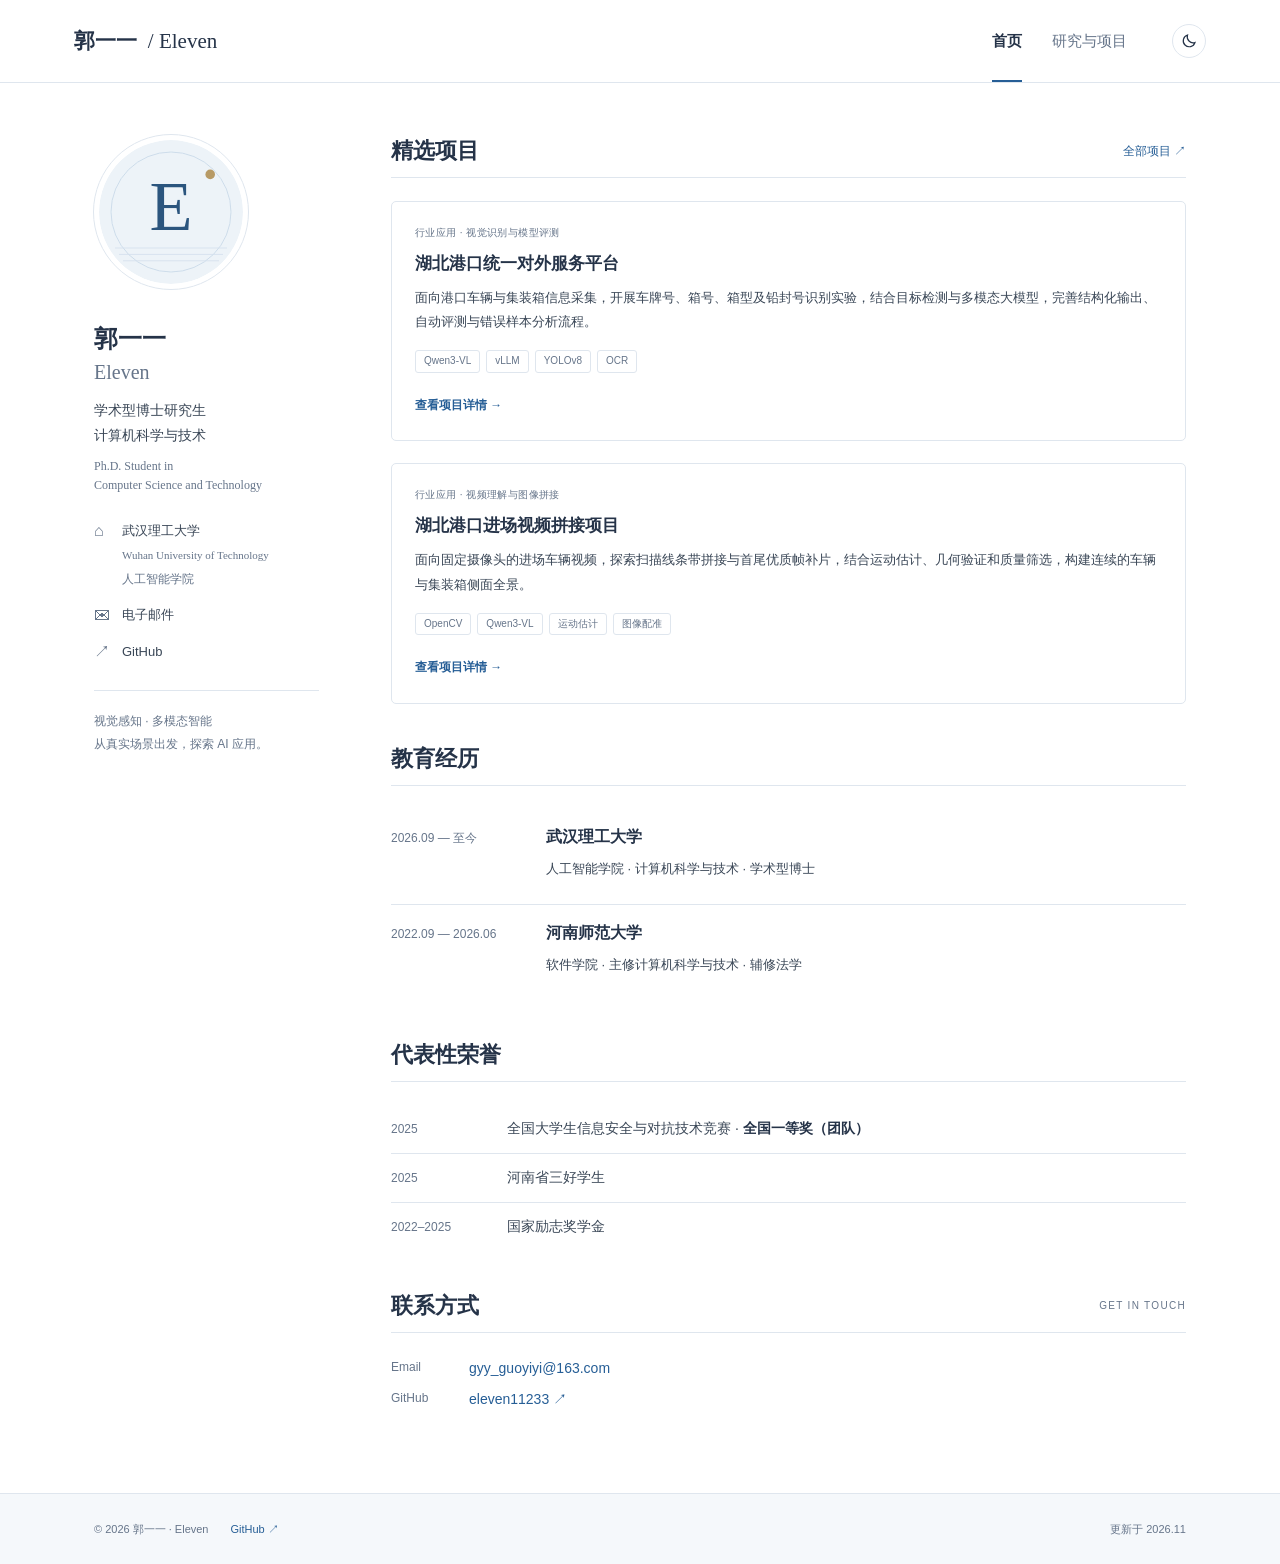
<file: index.html>
<!doctype html>
<html lang="zh-CN"><head><meta charset="utf-8"><meta name="viewport" content="width=device-width,initial-scale=1"><meta name="description" content="郭一一 Eleven，武汉理工大学人工智能学院计算机科学与技术学术型博士研究生。"><meta name="color-scheme" content="light dark"><title>首页 · 郭一一 Eleven</title><link rel="icon" href="avatar.svg" type="image/svg+xml"><script src="site.js"></script><link rel="stylesheet" href="style.css"></head>
<body><a class="skip-link" href="#content">跳转到正文</a><header class="masthead"><div class="masthead-inner"><a class="brand" href="index.html">郭一一 <span>/ Eleven</span></a><nav aria-label="主导航"><a href="index.html" aria-current="page">首页</a><a href="research/index.html">研究与项目</a></nav><button class="theme-toggle" type="button" aria-label="切换深色模式" aria-pressed="false"><svg width="18" height="18" viewBox="0 0 24 24" fill="none" stroke="currentColor" stroke-width="1.6" aria-hidden="true"><path d="M20 14a8 8 0 0 1-10-10 8 8 0 1 0 10 10Z"/></svg></button></div></header>
<div class="layout"><aside class="profile" aria-label="个人信息"><a href="index.html" class="avatar-link" aria-label="Eleven 首页"><img class="avatar" src="avatar.svg" width="154" height="154" alt="Eleven 的 E 字母头像"></a><div class="identity"><h2>郭一一 <span>Eleven</span></h2><p class="degree">学术型博士研究生<br>计算机科学与技术</p><p class="english-degree">Ph.D. Student in<br>Computer Science and Technology</p></div><div class="profile-links"><p><span class="link-symbol" aria-hidden="true">⌂</span><span class="school-name">武汉理工大学<span class="school-en" lang="en">Wuhan University of Technology</span><small>人工智能学院</small></span></p><a href="mailto:gyy_guoyiyi@163.com"><span class="link-symbol" aria-hidden="true">✉</span>电子邮件</a><a href="https://github.com/eleven11233"><span class="link-symbol" aria-hidden="true">↗</span>GitHub</a></div><div class="profile-note">视觉感知 · 多模态智能<br>从真实场景出发，探索 AI 应用。</div></aside>
<main id="content" tabindex="-1"><h1 class="sr-only">郭一一 Eleven 个人主页</h1>
<section aria-labelledby="selected"><div class="section-heading"><h2 id="selected">精选项目</h2><a href="research/index.html">全部项目 ↗</a></div><article class="project-card"><div class="project-body"><p class="eyebrow">行业应用 · 视觉识别与模型评测</p><h3><a href="research/port-vision/index.html">湖北港口统一对外服务平台</a></h3><p>面向港口车辆与集装箱信息采集，开展车牌号、箱号、箱型及铅封号识别实验，结合目标检测与多模态大模型，完善结构化输出、自动评测与错误样本分析流程。</p><ul class="tags" aria-label="技术关键词"><li>Qwen3-VL</li><li>vLLM</li><li>YOLOv8</li><li>OCR</li></ul><a class="text-link" href="research/port-vision/index.html">查看项目详情 →</a></div></article><article class="project-card"><div class="project-body"><p class="eyebrow">行业应用 · 视频理解与图像拼接</p><h3><a href="research/port-stitching/index.html">湖北港口进场视频拼接项目</a></h3><p>面向固定摄像头的进场车辆视频，探索扫描线条带拼接与首尾优质帧补片，结合运动估计、几何验证和质量筛选，构建连续的车辆与集装箱侧面全景。</p><ul class="tags" aria-label="技术关键词"><li>OpenCV</li><li>Qwen3-VL</li><li>运动估计</li><li>图像配准</li></ul><a class="text-link" href="research/port-stitching/index.html">查看项目详情 →</a></div></article></section>
<section aria-labelledby="education"><div class="section-heading"><h2 id="education">教育经历</h2></div><div class="education-row"><span class="date">2026.09 — 至今</span><div><h3>武汉理工大学</h3><p>人工智能学院 · 计算机科学与技术 · 学术型博士</p></div></div><div class="education-row"><span class="date">2022.09 — 2026.06</span><div><h3>河南师范大学</h3><p>软件学院 · 主修计算机科学与技术 · 辅修法学</p></div></div></section>
<section aria-labelledby="awards"><div class="section-heading"><h2 id="awards">代表性荣誉</h2></div><ul class="award-list"><li><span class="award-year">2025</span><span>全国大学生信息安全与对抗技术竞赛 · <strong>全国一等奖（团队）</strong></span></li><li><span class="award-year">2025</span><span>河南省三好学生</span></li><li><span class="award-year">2022–2025</span><span>国家励志奖学金</span></li></ul></section>
<section id="contact"><div class="section-heading"><h2>联系方式</h2><span>GET IN TOUCH</span></div><p class="contact-line"><span>Email</span><a href="mailto:gyy_guoyiyi@163.com">gyy_guoyiyi@163.com</a></p><p class="contact-line"><span>GitHub</span><a href="https://github.com/eleven11233">eleven11233 ↗</a></p></section></main></div><footer class="site-footer"><div><span>© 2026 郭一一 · Eleven</span><a href="https://github.com/eleven11233">GitHub ↗</a><span class="updated">更新于 2026.11</span></div></footer></body></html>
</file>
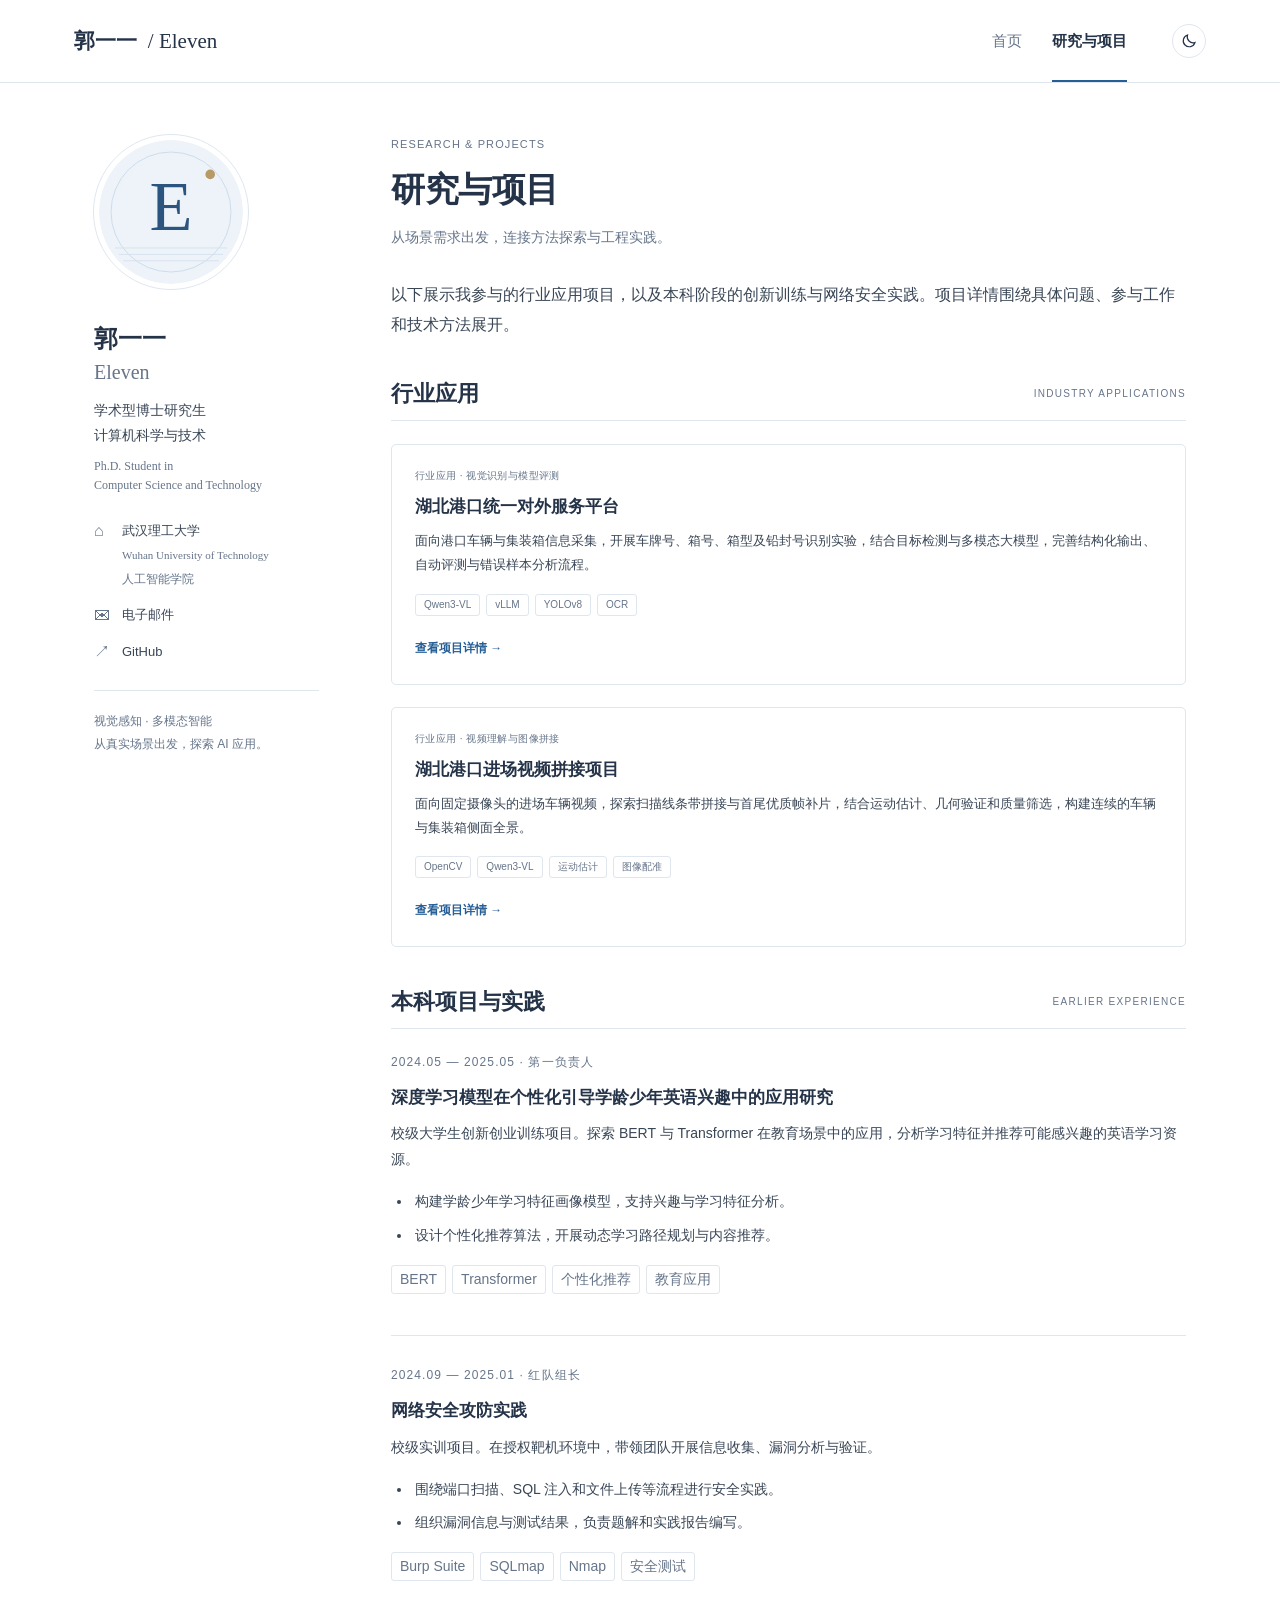
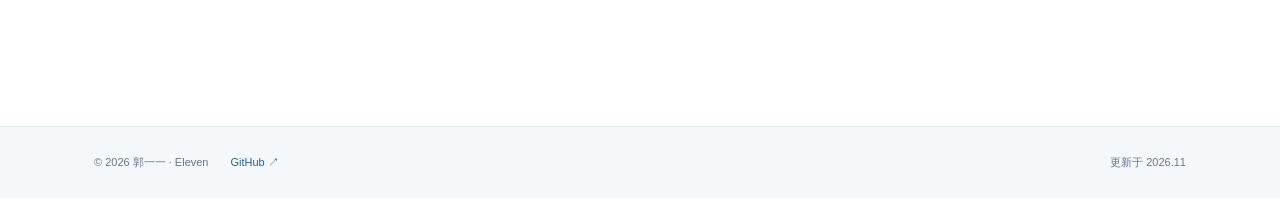
<file: research/index.html>
<!doctype html>
<html lang="zh-CN"><head><meta charset="utf-8"><meta name="viewport" content="width=device-width,initial-scale=1"><meta name="description" content="郭一一 Eleven，武汉理工大学人工智能学院计算机科学与技术学术型博士研究生。"><meta name="color-scheme" content="light dark"><title>研究与项目 · 郭一一 Eleven</title><link rel="icon" href="../avatar.svg" type="image/svg+xml"><script src="../site.js"></script><link rel="stylesheet" href="../style.css"></head>
<body><a class="skip-link" href="#content">跳转到正文</a><header class="masthead"><div class="masthead-inner"><a class="brand" href="../index.html">郭一一 <span>/ Eleven</span></a><nav aria-label="主导航"><a href="../index.html">首页</a><a href="../research/index.html" aria-current="page">研究与项目</a></nav><button class="theme-toggle" type="button" aria-label="切换深色模式" aria-pressed="false"><svg width="18" height="18" viewBox="0 0 24 24" fill="none" stroke="currentColor" stroke-width="1.6" aria-hidden="true"><path d="M20 14a8 8 0 0 1-10-10 8 8 0 1 0 10 10Z"/></svg></button></div></header>
<div class="layout"><aside class="profile" aria-label="个人信息"><a href="../index.html" class="avatar-link" aria-label="Eleven 首页"><img class="avatar" src="../avatar.svg" width="154" height="154" alt="Eleven 的 E 字母头像"></a><div class="identity"><h2>郭一一 <span>Eleven</span></h2><p class="degree">学术型博士研究生<br>计算机科学与技术</p><p class="english-degree">Ph.D. Student in<br>Computer Science and Technology</p></div><div class="profile-links"><p><span class="link-symbol" aria-hidden="true">⌂</span><span class="school-name">武汉理工大学<span class="school-en" lang="en">Wuhan University of Technology</span><small>人工智能学院</small></span></p><a href="mailto:gyy_guoyiyi@163.com"><span class="link-symbol" aria-hidden="true">✉</span>电子邮件</a><a href="https://github.com/eleven11233"><span class="link-symbol" aria-hidden="true">↗</span>GitHub</a></div><div class="profile-note">视觉感知 · 多模态智能<br>从真实场景出发，探索 AI 应用。</div></aside>
<main id="content" tabindex="-1"><div class="page-heading"><p class="eyebrow">RESEARCH & PROJECTS</p><h1>研究与项目</h1><p class="page-subtitle">从场景需求出发，连接方法探索与工程实践。</p></div><p>以下展示我参与的行业应用项目，以及本科阶段的创新训练与网络安全实践。项目详情围绕具体问题、参与工作和技术方法展开。</p><section><div class="section-heading"><h2>行业应用</h2><span>INDUSTRY APPLICATIONS</span></div><article class="project-card"><div class="project-body"><p class="eyebrow">行业应用 · 视觉识别与模型评测</p><h3><a href="../research/port-vision/index.html">湖北港口统一对外服务平台</a></h3><p>面向港口车辆与集装箱信息采集，开展车牌号、箱号、箱型及铅封号识别实验，结合目标检测与多模态大模型，完善结构化输出、自动评测与错误样本分析流程。</p><ul class="tags" aria-label="技术关键词"><li>Qwen3-VL</li><li>vLLM</li><li>YOLOv8</li><li>OCR</li></ul><a class="text-link" href="../research/port-vision/index.html">查看项目详情 →</a></div></article><article class="project-card"><div class="project-body"><p class="eyebrow">行业应用 · 视频理解与图像拼接</p><h3><a href="../research/port-stitching/index.html">湖北港口进场视频拼接项目</a></h3><p>面向固定摄像头的进场车辆视频，探索扫描线条带拼接与首尾优质帧补片，结合运动估计、几何验证和质量筛选，构建连续的车辆与集装箱侧面全景。</p><ul class="tags" aria-label="技术关键词"><li>OpenCV</li><li>Qwen3-VL</li><li>运动估计</li><li>图像配准</li></ul><a class="text-link" href="../research/port-stitching/index.html">查看项目详情 →</a></div></article></section><section><div class="section-heading"><h2>本科项目与实践</h2><span>EARLIER EXPERIENCE</span></div><article class="experience"><p class="eyebrow">2024.05 — 2025.05 · 第一负责人</p><h3>深度学习模型在个性化引导学龄少年英语兴趣中的应用研究</h3><p>校级大学生创新创业训练项目。探索 BERT 与 Transformer 在教育场景中的应用，分析学习特征并推荐可能感兴趣的英语学习资源。</p><ul><li>构建学龄少年学习特征画像模型，支持兴趣与学习特征分析。</li><li>设计个性化推荐算法，开展动态学习路径规划与内容推荐。</li></ul><ul class="tags" aria-label="技术关键词"><li>BERT</li><li>Transformer</li><li>个性化推荐</li><li>教育应用</li></ul></article><article class="experience"><p class="eyebrow">2024.09 — 2025.01 · 红队组长</p><h3>网络安全攻防实践</h3><p>校级实训项目。在授权靶机环境中，带领团队开展信息收集、漏洞分析与验证。</p><ul><li>围绕端口扫描、SQL 注入和文件上传等流程进行安全实践。</li><li>组织漏洞信息与测试结果，负责题解和实践报告编写。</li></ul><ul class="tags" aria-label="技术关键词"><li>Burp Suite</li><li>SQLmap</li><li>Nmap</li><li>安全测试</li></ul></article></section></main></div><footer class="site-footer"><div><span>© 2026 郭一一 · Eleven</span><a href="https://github.com/eleven11233">GitHub ↗</a><span class="updated">更新于 2026.11</span></div></footer></body></html>
</file>
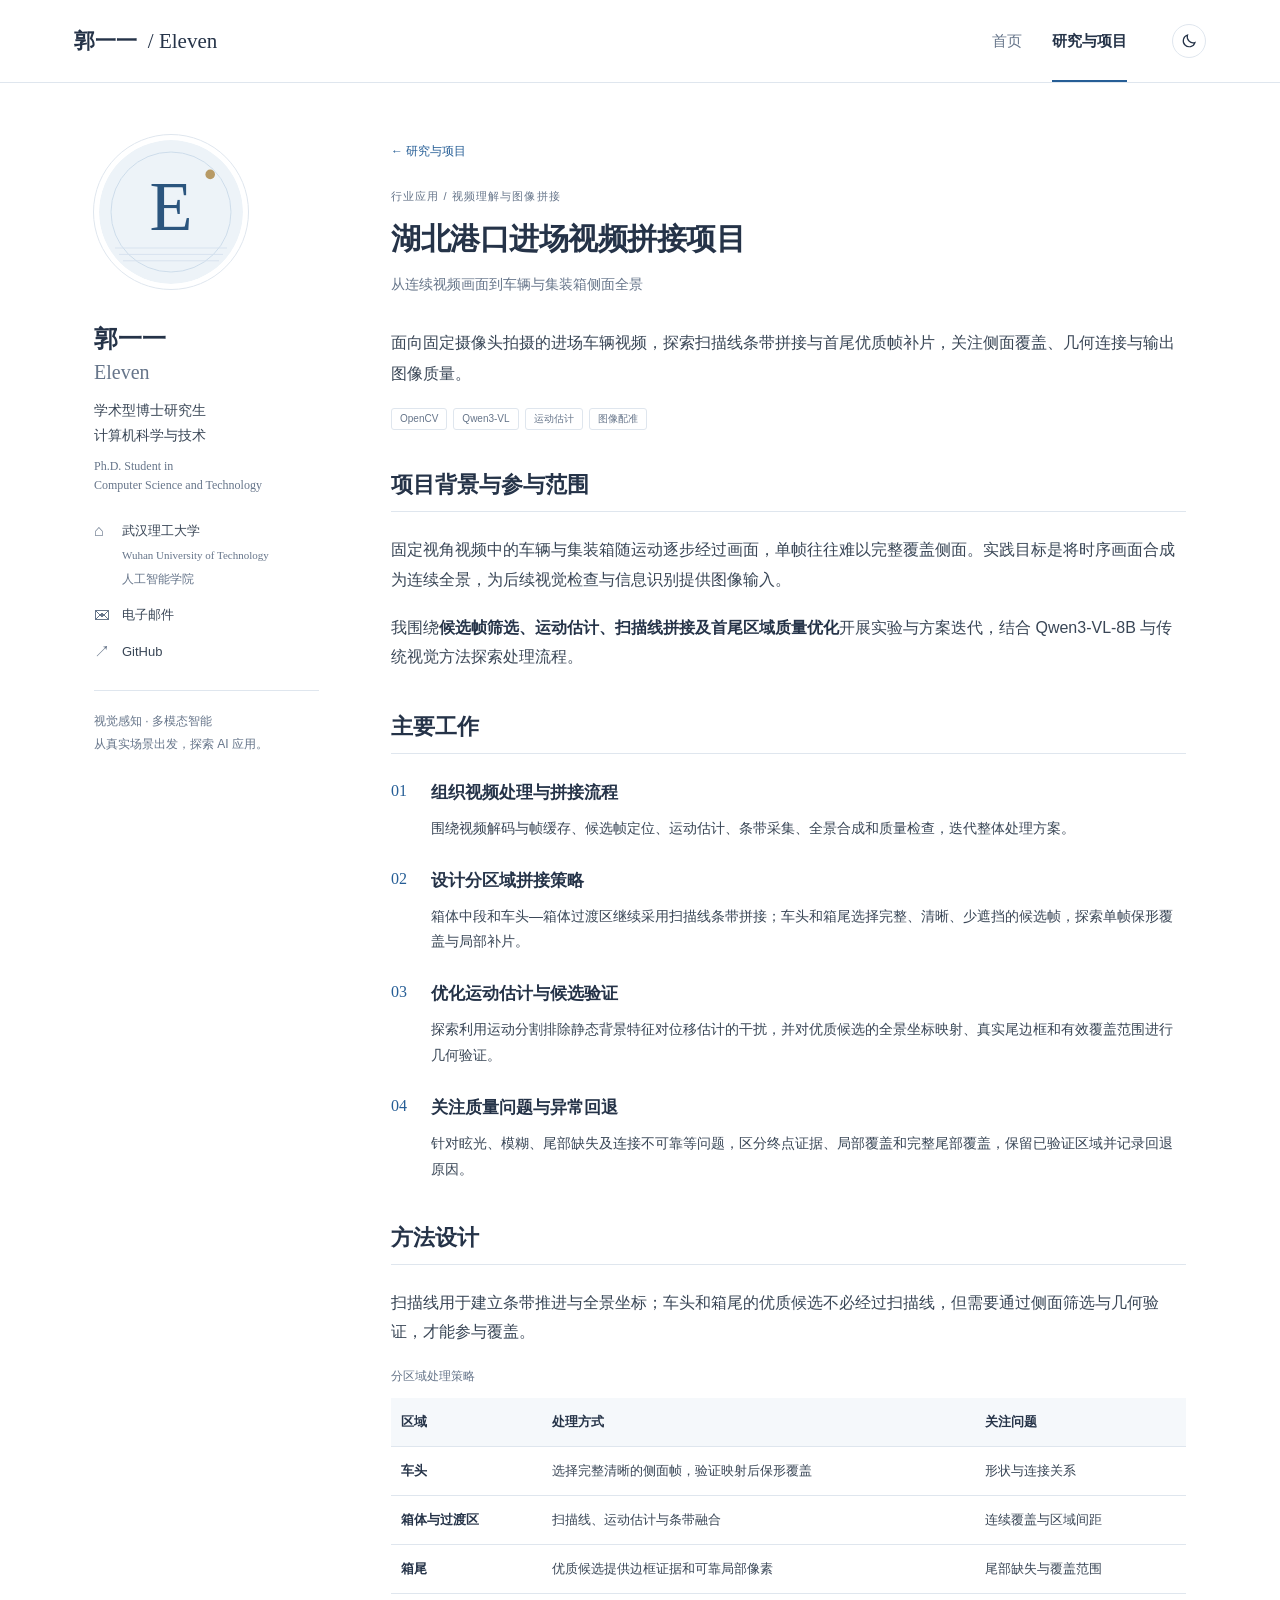
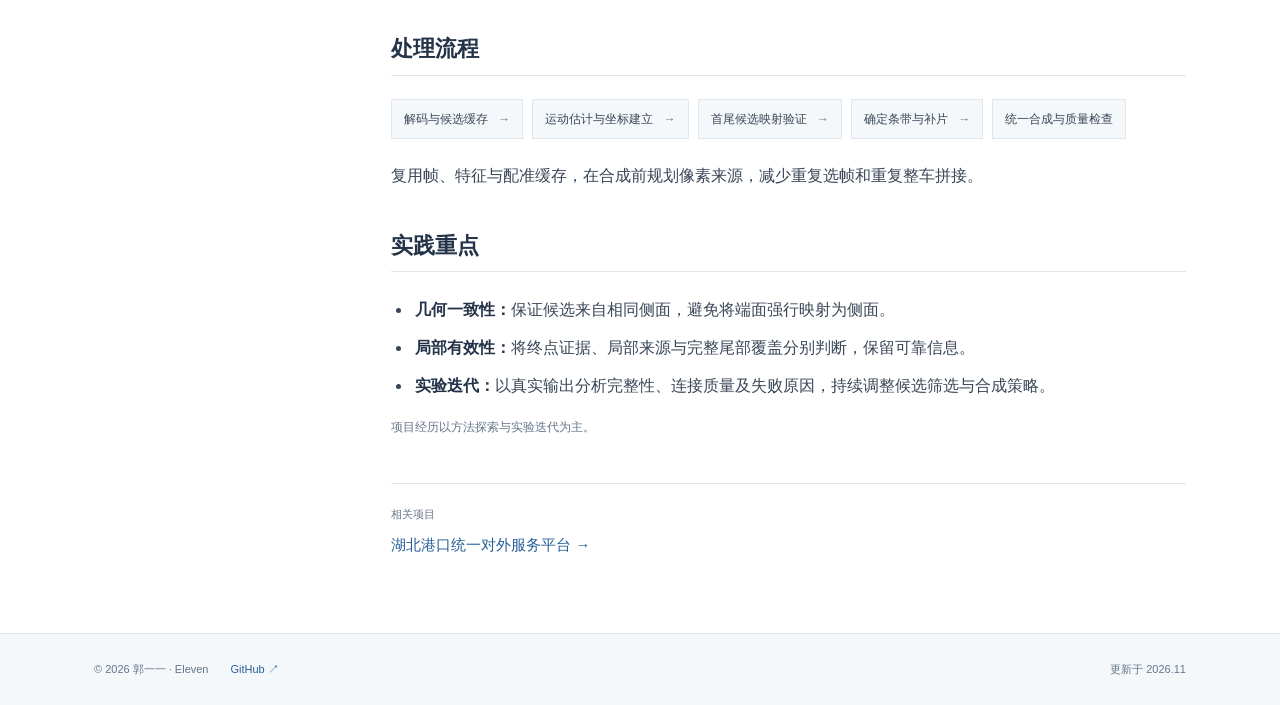
<file: research/port-stitching/index.html>
<!doctype html>
<html lang="zh-CN"><head><meta charset="utf-8"><meta name="viewport" content="width=device-width,initial-scale=1"><meta name="description" content="郭一一 Eleven，武汉理工大学人工智能学院计算机科学与技术学术型博士研究生。"><meta name="color-scheme" content="light dark"><title>湖北港口进场视频拼接项目 · 郭一一 Eleven</title><link rel="icon" href="../../avatar.svg" type="image/svg+xml"><script src="../../site.js"></script><link rel="stylesheet" href="../../style.css"></head>
<body><a class="skip-link" href="#content">跳转到正文</a><header class="masthead"><div class="masthead-inner"><a class="brand" href="../../index.html">郭一一 <span>/ Eleven</span></a><nav aria-label="主导航"><a href="../../index.html">首页</a><a href="../../research/index.html" aria-current="page">研究与项目</a></nav><button class="theme-toggle" type="button" aria-label="切换深色模式" aria-pressed="false"><svg width="18" height="18" viewBox="0 0 24 24" fill="none" stroke="currentColor" stroke-width="1.6" aria-hidden="true"><path d="M20 14a8 8 0 0 1-10-10 8 8 0 1 0 10 10Z"/></svg></button></div></header>
<div class="layout"><aside class="profile" aria-label="个人信息"><a href="../../index.html" class="avatar-link" aria-label="Eleven 首页"><img class="avatar" src="../../avatar.svg" width="154" height="154" alt="Eleven 的 E 字母头像"></a><div class="identity"><h2>郭一一 <span>Eleven</span></h2><p class="degree">学术型博士研究生<br>计算机科学与技术</p><p class="english-degree">Ph.D. Student in<br>Computer Science and Technology</p></div><div class="profile-links"><p><span class="link-symbol" aria-hidden="true">⌂</span><span class="school-name">武汉理工大学<span class="school-en" lang="en">Wuhan University of Technology</span><small>人工智能学院</small></span></p><a href="mailto:gyy_guoyiyi@163.com"><span class="link-symbol" aria-hidden="true">✉</span>电子邮件</a><a href="https://github.com/eleven11233"><span class="link-symbol" aria-hidden="true">↗</span>GitHub</a></div><div class="profile-note">视觉感知 · 多模态智能<br>从真实场景出发，探索 AI 应用。</div></aside>
<main id="content" tabindex="-1"><a class="back-link" href="../index.html">← 研究与项目</a><div class="page-heading detail-heading"><p class="eyebrow">行业应用 / 视频理解与图像拼接</p><h1>湖北港口进场视频拼接项目</h1><p class="page-subtitle">从连续视频画面到车辆与集装箱侧面全景</p></div><p class="lead">面向固定摄像头拍摄的进场车辆视频，探索扫描线条带拼接与首尾优质帧补片，关注侧面覆盖、几何连接与输出图像质量。</p><ul class="tags" aria-label="技术关键词"><li>OpenCV</li><li>Qwen3-VL</li><li>运动估计</li><li>图像配准</li></ul><section><div class="section-heading"><h2>项目背景与参与范围</h2></div><p>固定视角视频中的车辆与集装箱随运动逐步经过画面，单帧往往难以完整覆盖侧面。实践目标是将时序画面合成为连续全景，为后续视觉检查与信息识别提供图像输入。</p><p>我围绕<strong>候选帧筛选、运动估计、扫描线拼接及首尾区域质量优化</strong>开展实验与方案迭代，结合 Qwen3-VL-8B 与传统视觉方法探索处理流程。</p></section>
<section><div class="section-heading"><h2>主要工作</h2></div><ol class="work-list"><li><h3>组织视频处理与拼接流程</h3><p>围绕视频解码与帧缓存、候选帧定位、运动估计、条带采集、全景合成和质量检查，迭代整体处理方案。</p></li><li><h3>设计分区域拼接策略</h3><p>箱体中段和车头—箱体过渡区继续采用扫描线条带拼接；车头和箱尾选择完整、清晰、少遮挡的候选帧，探索单帧保形覆盖与局部补片。</p></li><li><h3>优化运动估计与候选验证</h3><p>探索利用运动分割排除静态背景特征对位移估计的干扰，并对优质候选的全景坐标映射、真实尾边框和有效覆盖范围进行几何验证。</p></li><li><h3>关注质量问题与异常回退</h3><p>针对眩光、模糊、尾部缺失及连接不可靠等问题，区分终点证据、局部覆盖和完整尾部覆盖，保留已验证区域并记录回退原因。</p></li></ol></section>
<section><div class="section-heading"><h2>方法设计</h2></div><p>扫描线用于建立条带推进与全景坐标；车头和箱尾的优质候选不必经过扫描线，但需要通过侧面筛选与几何验证，才能参与覆盖。</p><div class="table-wrap"><table><caption>分区域处理策略</caption><thead><tr><th scope="col">区域</th><th scope="col">处理方式</th><th scope="col">关注问题</th></tr></thead><tbody><tr><th scope="row">车头</th><td>选择完整清晰的侧面帧，验证映射后保形覆盖</td><td>形状与连接关系</td></tr><tr><th scope="row">箱体与过渡区</th><td>扫描线、运动估计与条带融合</td><td>连续覆盖与区域间距</td></tr><tr><th scope="row">箱尾</th><td>优质候选提供边框证据和可靠局部像素</td><td>尾部缺失与覆盖范围</td></tr></tbody></table></div></section>
<section><div class="section-heading"><h2>处理流程</h2></div><div class="flow"><span>解码与候选缓存</span><span>运动估计与坐标建立</span><span>首尾候选映射验证</span><span>确定条带与补片</span><span>统一合成与质量检查</span></div><p>复用帧、特征与配准缓存，在合成前规划像素来源，减少重复选帧和重复整车拼接。</p></section>
<section><div class="section-heading"><h2>实践重点</h2></div><ul><li><strong>几何一致性：</strong>保证候选来自相同侧面，避免将端面强行映射为侧面。</li><li><strong>局部有效性：</strong>将终点证据、局部来源与完整尾部覆盖分别判断，保留可靠信息。</li><li><strong>实验迭代：</strong>以真实输出分析完整性、连接质量及失败原因，持续调整候选筛选与合成策略。</li></ul><p class="caption">项目经历以方法探索与实验迭代为主。</p></section><a class="next-project" href="../port-vision/index.html">相关项目<span>湖北港口统一对外服务平台 →</span></a></main></div><footer class="site-footer"><div><span>© 2026 郭一一 · Eleven</span><a href="https://github.com/eleven11233">GitHub ↗</a><span class="updated">更新于 2026.11</span></div></footer></body></html>
</file>
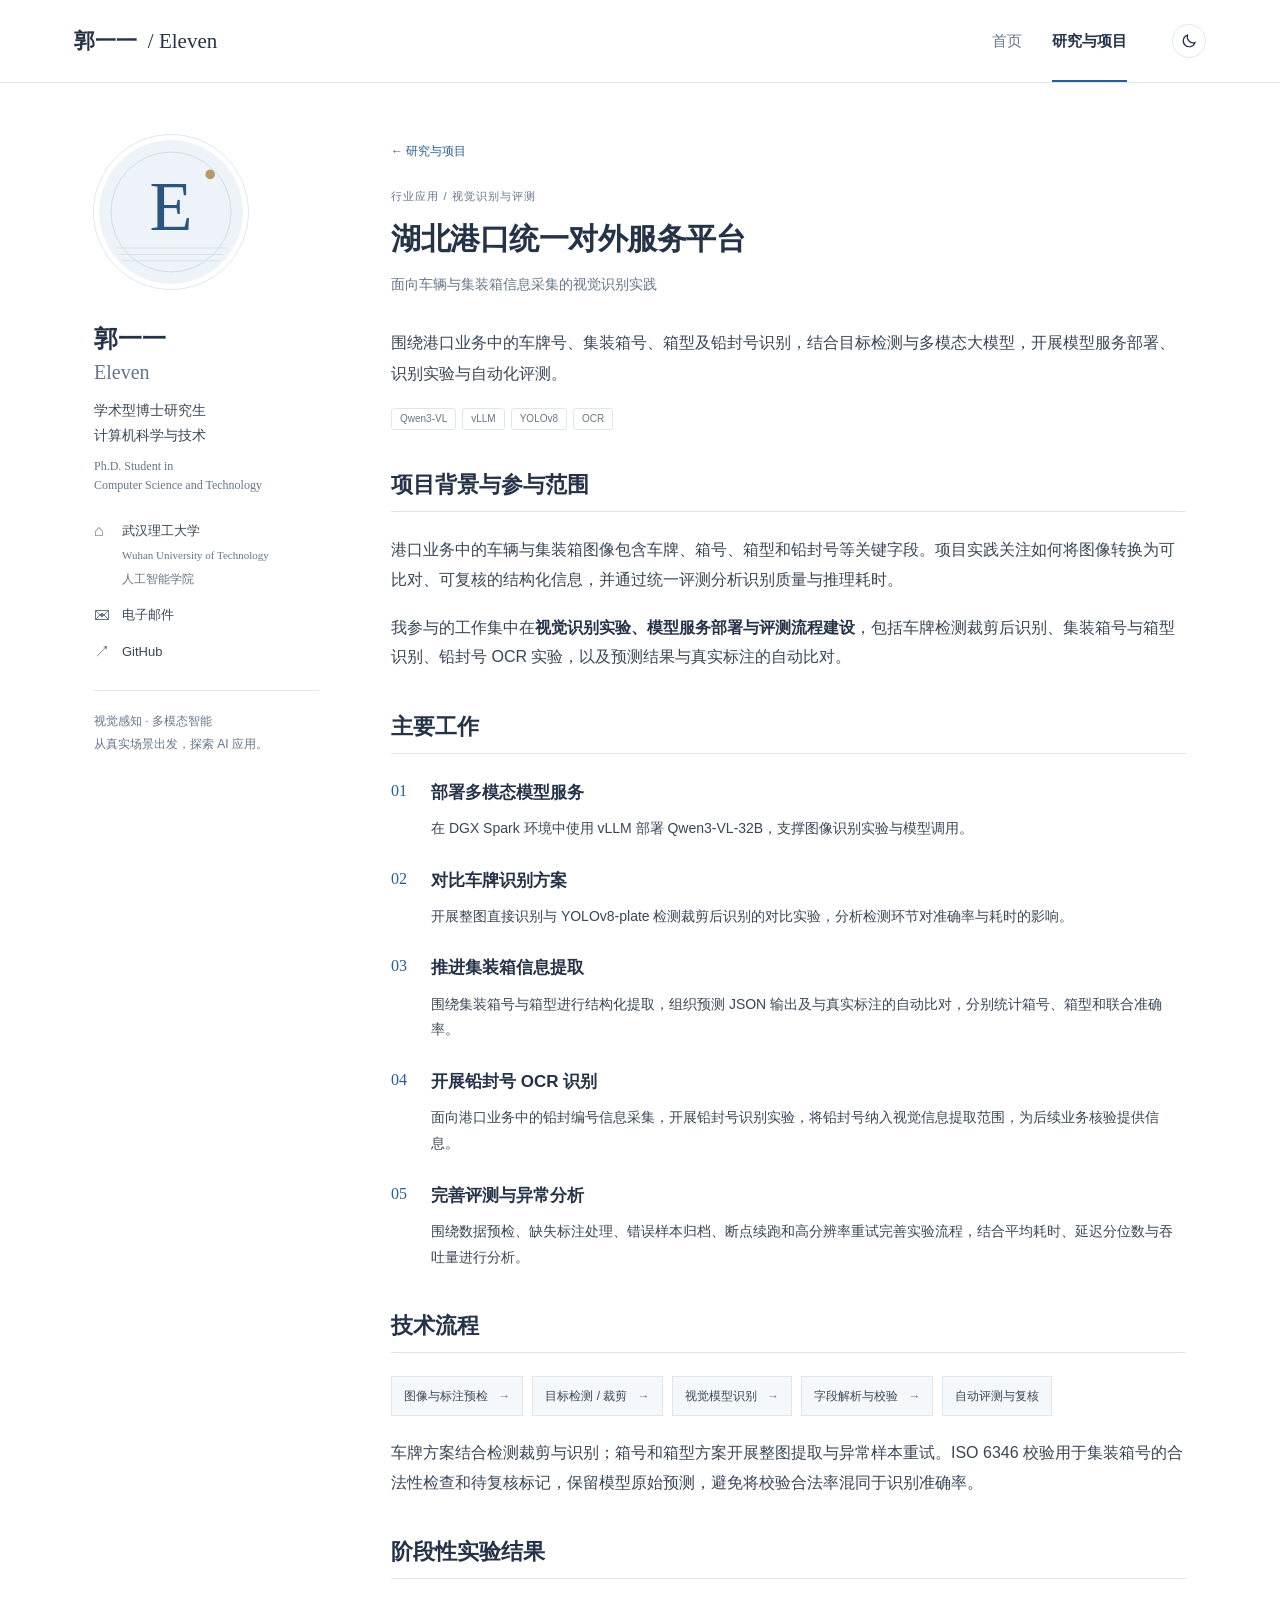
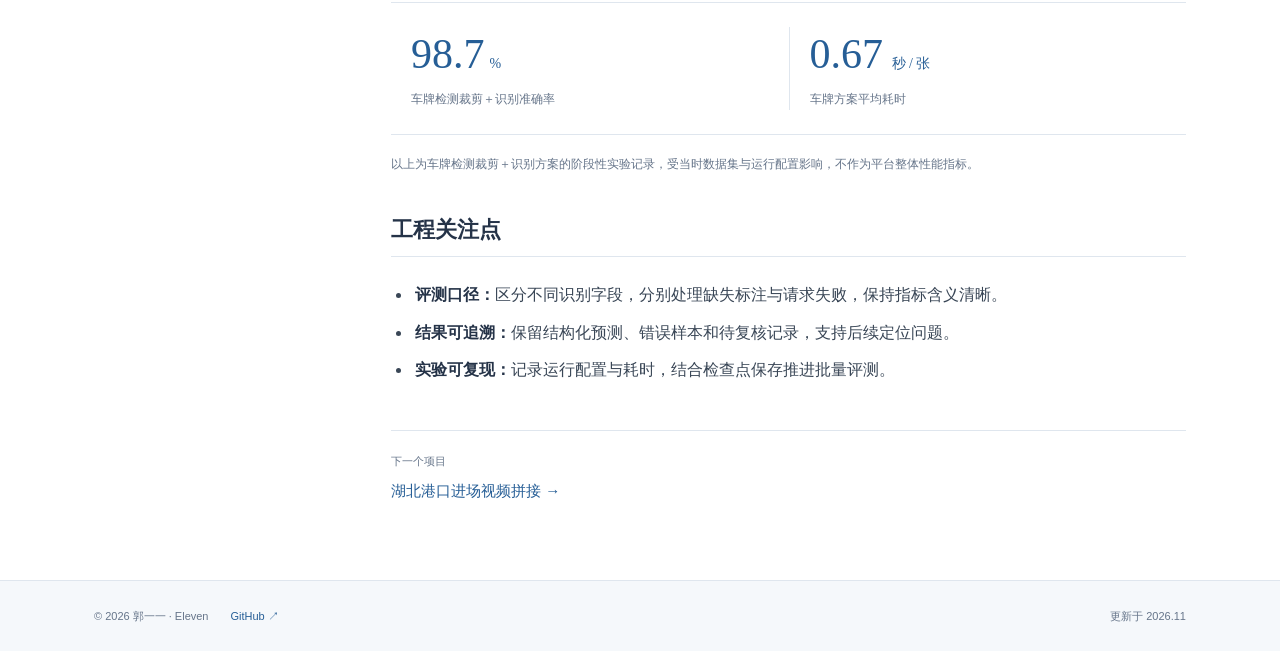
<file: research/port-vision/index.html>
<!doctype html>
<html lang="zh-CN"><head><meta charset="utf-8"><meta name="viewport" content="width=device-width,initial-scale=1"><meta name="description" content="郭一一 Eleven，武汉理工大学人工智能学院计算机科学与技术学术型博士研究生。"><meta name="color-scheme" content="light dark"><title>湖北港口统一对外服务平台 · 郭一一 Eleven</title><link rel="icon" href="../../avatar.svg" type="image/svg+xml"><script src="../../site.js"></script><link rel="stylesheet" href="../../style.css"></head>
<body><a class="skip-link" href="#content">跳转到正文</a><header class="masthead"><div class="masthead-inner"><a class="brand" href="../../index.html">郭一一 <span>/ Eleven</span></a><nav aria-label="主导航"><a href="../../index.html">首页</a><a href="../../research/index.html" aria-current="page">研究与项目</a></nav><button class="theme-toggle" type="button" aria-label="切换深色模式" aria-pressed="false"><svg width="18" height="18" viewBox="0 0 24 24" fill="none" stroke="currentColor" stroke-width="1.6" aria-hidden="true"><path d="M20 14a8 8 0 0 1-10-10 8 8 0 1 0 10 10Z"/></svg></button></div></header>
<div class="layout"><aside class="profile" aria-label="个人信息"><a href="../../index.html" class="avatar-link" aria-label="Eleven 首页"><img class="avatar" src="../../avatar.svg" width="154" height="154" alt="Eleven 的 E 字母头像"></a><div class="identity"><h2>郭一一 <span>Eleven</span></h2><p class="degree">学术型博士研究生<br>计算机科学与技术</p><p class="english-degree">Ph.D. Student in<br>Computer Science and Technology</p></div><div class="profile-links"><p><span class="link-symbol" aria-hidden="true">⌂</span><span class="school-name">武汉理工大学<span class="school-en" lang="en">Wuhan University of Technology</span><small>人工智能学院</small></span></p><a href="mailto:gyy_guoyiyi@163.com"><span class="link-symbol" aria-hidden="true">✉</span>电子邮件</a><a href="https://github.com/eleven11233"><span class="link-symbol" aria-hidden="true">↗</span>GitHub</a></div><div class="profile-note">视觉感知 · 多模态智能<br>从真实场景出发，探索 AI 应用。</div></aside>
<main id="content" tabindex="-1"><a class="back-link" href="../index.html">← 研究与项目</a><div class="page-heading detail-heading"><p class="eyebrow">行业应用 / 视觉识别与评测</p><h1>湖北港口统一对外服务平台</h1><p class="page-subtitle">面向车辆与集装箱信息采集的视觉识别实践</p></div><p class="lead">围绕港口业务中的车牌号、集装箱号、箱型及铅封号识别，结合目标检测与多模态大模型，开展模型服务部署、识别实验与自动化评测。</p><ul class="tags" aria-label="技术关键词"><li>Qwen3-VL</li><li>vLLM</li><li>YOLOv8</li><li>OCR</li></ul><section><div class="section-heading"><h2>项目背景与参与范围</h2></div><p>港口业务中的车辆与集装箱图像包含车牌、箱号、箱型和铅封号等关键字段。项目实践关注如何将图像转换为可比对、可复核的结构化信息，并通过统一评测分析识别质量与推理耗时。</p><p>我参与的工作集中在<strong>视觉识别实验、模型服务部署与评测流程建设</strong>，包括车牌检测裁剪后识别、集装箱号与箱型识别、铅封号 OCR 实验，以及预测结果与真实标注的自动比对。</p></section>
<section><div class="section-heading"><h2>主要工作</h2></div><ol class="work-list"><li><h3>部署多模态模型服务</h3><p>在 DGX Spark 环境中使用 vLLM 部署 Qwen3-VL-32B，支撑图像识别实验与模型调用。</p></li><li><h3>对比车牌识别方案</h3><p>开展整图直接识别与 YOLOv8-plate 检测裁剪后识别的对比实验，分析检测环节对准确率与耗时的影响。</p></li><li><h3>推进集装箱信息提取</h3><p>围绕集装箱号与箱型进行结构化提取，组织预测 JSON 输出及与真实标注的自动比对，分别统计箱号、箱型和联合准确率。</p></li><li><h3>开展铅封号 OCR 识别</h3><p>面向港口业务中的铅封编号信息采集，开展铅封号识别实验，将铅封号纳入视觉信息提取范围，为后续业务核验提供信息。</p></li><li><h3>完善评测与异常分析</h3><p>围绕数据预检、缺失标注处理、错误样本归档、断点续跑和高分辨率重试完善实验流程，结合平均耗时、延迟分位数与吞吐量进行分析。</p></li></ol></section>
<section><div class="section-heading"><h2>技术流程</h2></div><div class="flow"><span>图像与标注预检</span><span>目标检测 / 裁剪</span><span>视觉模型识别</span><span>字段解析与校验</span><span>自动评测与复核</span></div><p>车牌方案结合检测裁剪与识别；箱号和箱型方案开展整图提取与异常样本重试。ISO 6346 校验用于集装箱号的合法性检查和待复核标记，保留模型原始预测，避免将校验合法率混同于识别准确率。</p></section>
<section><div class="section-heading"><h2>阶段性实验结果</h2></div><div class="metrics"><div><strong>98.7<small>%</small></strong><span>车牌检测裁剪＋识别准确率</span></div><div><strong>0.67<small> 秒 / 张</small></strong><span>车牌方案平均耗时</span></div></div><p class="caption">以上为车牌检测裁剪＋识别方案的阶段性实验记录，受当时数据集与运行配置影响，不作为平台整体性能指标。</p></section>
<section><div class="section-heading"><h2>工程关注点</h2></div><ul><li><strong>评测口径：</strong>区分不同识别字段，分别处理缺失标注与请求失败，保持指标含义清晰。</li><li><strong>结果可追溯：</strong>保留结构化预测、错误样本和待复核记录，支持后续定位问题。</li><li><strong>实验可复现：</strong>记录运行配置与耗时，结合检查点保存推进批量评测。</li></ul></section><a class="next-project" href="../port-stitching/index.html">下一个项目<span>湖北港口进场视频拼接 →</span></a></main></div><footer class="site-footer"><div><span>© 2026 郭一一 · Eleven</span><a href="https://github.com/eleven11233">GitHub ↗</a><span class="updated">更新于 2026.11</span></div></footer></body></html>
</file>
<file: style.css>
:root{color-scheme:light;--bg:#fff;--ink:#253348;--text:#394656;--muted:#66758a;--line:#dfe6ee;--soft:#f5f8fb;--accent:#265e96;--hover:#18436f;--header:rgba(255,255,255,.97)}
:root[data-theme="dark"]{color-scheme:dark;--bg:#151b24;--ink:#edf2f8;--text:#c7d1de;--muted:#9eafc3;--line:#354252;--soft:#202b39;--accent:#9ac5f1;--hover:#c6e0ff;--header:rgba(21,27,36,.97)}
*{box-sizing:border-box}html{scroll-behavior:smooth;scroll-padding-top:100px}body{margin:0;background:var(--bg);color:var(--text);font:16px/1.85 "Microsoft YaHei","PingFang SC",sans-serif;-webkit-font-smoothing:antialiased}a{color:var(--accent);text-decoration:none;text-underline-offset:4px}a:hover{color:var(--hover);text-decoration:underline}button{font:inherit;cursor:pointer}button:focus-visible,a:focus-visible{outline:3px solid var(--accent);outline-offset:4px}img{max-width:100%;height:auto}p{margin:0 0 1.15em}strong{font-weight:600;color:var(--ink)}h1,h2,h3{color:var(--ink)}h3{font-size:17px;line-height:1.65;font-weight:600;margin:0 0 9px}ul{padding-left:1.3em}li{padding-left:3px;margin:8px 0}.skip-link{position:fixed;z-index:10;top:-80px;left:15px;padding:8px 15px;background:var(--bg);border:1px solid var(--accent)}.skip-link:focus{top:10px}
.masthead{position:sticky;top:0;z-index:5;background:var(--header);border-bottom:1px solid var(--line)}.masthead-inner{max-width:1200px;margin:auto;min-height:82px;padding:0 34px;display:flex;align-items:center;gap:45px}.brand{color:var(--ink);font-size:21px;font-weight:600;white-space:nowrap}.brand span{font:21px Georgia,serif;font-weight:400;margin-left:5px}.masthead nav{display:flex;gap:30px;margin-left:auto;align-self:stretch}.masthead nav a{display:flex;align-items:center;font-size:15px;color:var(--muted);border-bottom:2px solid transparent;padding-top:2px}.masthead nav a[aria-current]{color:var(--ink);border-color:var(--accent);font-weight:600}.theme-toggle{width:34px;height:34px;display:grid;place-items:center;border:1px solid var(--line);border-radius:50%;background:var(--bg);color:var(--ink)}.theme-toggle:hover{background:var(--soft)}
.layout{display:grid;grid-template-columns:225px minmax(0,1fr);gap:72px;max-width:1160px;margin:52px auto 75px;padding:0 34px}.profile{position:sticky;top:121px;align-self:start}.avatar{display:block;border-radius:50%;margin-bottom:24px;border:5px solid var(--bg);outline:1px solid var(--line)}.avatar-link{display:inline-block}.profile h2{font-size:24px;margin:0 0 14px;line-height:1.3}.profile h2 span{display:block;font:20px Georgia,serif;margin-top:7px;color:var(--muted)}.degree{font-size:14px;line-height:1.8;margin-bottom:9px}.english-degree{font:12px/1.6 Georgia,serif;color:var(--muted);margin-bottom:23px}.profile-links{display:grid;gap:13px;font-size:13px}.profile-links p,.profile-links a{display:flex;align-items:flex-start;gap:10px;margin:0;color:var(--text)}.profile-links small{color:var(--muted);font-size:12px}.link-symbol{display:inline-block;min-width:18px;font-size:16px;line-height:1.5;color:var(--muted)}.profile-note{font-size:12px;line-height:1.9;color:var(--muted);border-top:1px solid var(--line);padding-top:19px;margin-top:26px}
main{min-width:0}main:focus{outline:none}.page-heading{margin:0 0 29px}.eyebrow{font-size:11px;letter-spacing:1.1px;color:var(--muted);margin:0 0 12px;line-height:1.7}h1{font-size:34px;letter-spacing:-.5px;line-height:1.4;margin:0 0 12px;font-weight:600}h1 span{font:34px Georgia,serif;margin-left:9px;font-weight:400}.page-subtitle{color:var(--muted);font-size:14px;margin:0}.introduction{line-height:1.95}.section-heading{display:flex;gap:16px;justify-content:space-between;align-items:center;border-bottom:1px solid var(--line);padding-bottom:10px;margin:39px 0 23px}.section-heading h2{font-size:22px;line-height:1.45;font-weight:600;margin:0}.section-heading>span{font-size:10px;letter-spacing:1.3px;color:var(--muted)}.section-heading>a{font-size:12px}
.project-card{display:block;border:1px solid var(--line);border-radius:5px;overflow:hidden;margin:22px 0;background:var(--bg)}.project-body{padding:22px 23px}.project-body .eyebrow{font-size:10px;letter-spacing:.4px;margin-bottom:9px}.project-body h3{font-size:17px;line-height:1.6}.project-body h3 a{color:var(--ink)}.project-body>p:not(.eyebrow){font-size:13px;line-height:1.85;margin-bottom:14px}.tags{display:flex;list-style:none;flex-wrap:wrap;gap:6px;padding:0;margin:16px 0}.tags li{font-size:10px;color:var(--muted);border:1px solid var(--line);border-radius:3px;padding:2px 8px;margin:0;line-height:1.65}.text-link{display:inline-flex;align-items:center;gap:9px;font-size:12px;font-weight:600}.education-row{display:grid;grid-template-columns:140px minmax(0,1fr);gap:15px;padding:15px 0;border-bottom:1px solid var(--line)}.education-row:last-child{border-bottom:0}.date{font-size:12px;color:var(--muted);padding-top:3px;font-variant-numeric:tabular-nums}.education-row h3{font-size:16px;margin:0 0 7px}.education-row p{font-size:13px;margin:0 0 8px}.award-list{list-style:none;margin:0;padding:0}.award-list li{display:grid;grid-template-columns:100px minmax(0,1fr);gap:16px;font-size:14px;padding:11px 0;margin:0;border-bottom:1px solid var(--line)}.award-list li:last-child{border-bottom:0}.award-year{font-size:12px;color:var(--muted);font-variant-numeric:tabular-nums;padding-top:2px}.contact-line{display:flex;gap:25px;font-size:14px;margin-bottom:5px}.contact-line>span{min-width:53px;color:var(--muted);font-size:12px}.site-footer{border-top:1px solid var(--line);background:var(--soft)}.site-footer>div{max-width:1160px;margin:auto;display:flex;gap:22px;padding:25px 34px;font-size:11px;color:var(--muted)}.updated{margin-left:auto}
.back-link{font-size:12px;display:inline-block;margin-bottom:25px}.detail-heading h1{font-size:30px;margin-top:7px}.lead{font-size:16px;line-height:1.95}.work-list{list-style:none;counter-reset:work;padding:0}.work-list>li{counter-increment:work;position:relative;padding-left:40px;margin:25px 0}.work-list>li::before{content:counter(work,decimal-leading-zero);position:absolute;left:0;top:3px;color:var(--accent);font:16px Georgia,serif}.work-list h3{font-size:17px}.work-list p{font-size:14px}.flow{display:flex;flex-wrap:wrap;gap:9px;margin:22px 0}.flow span{border:1px solid var(--line);background:var(--soft);padding:8px 12px;font-size:12px}.flow span:not(:last-child)::after{content:' →';margin-left:7px;color:var(--muted)}.metrics{display:grid;grid-template-columns:1fr 1fr;border-top:1px solid var(--line);border-bottom:1px solid var(--line);padding:24px 0;margin:18px 0}.metrics>div{display:flex;flex-direction:column;padding:0 20px}.metrics>div+div{border-left:1px solid var(--line)}.metrics strong{font:42px/1.3 Georgia,serif;color:var(--accent)}.metrics small{font-size:14px;margin-left:5px}.metrics span{font-size:12px;color:var(--muted);margin-top:6px}.caption{font-size:12px;color:var(--muted);line-height:1.85}.table-wrap{overflow-x:auto}table{border-collapse:collapse;width:100%;font-size:13px}th,td{border-bottom:1px solid var(--line);padding:12px 10px;text-align:left;vertical-align:top}thead{background:var(--soft)}th{font-weight:600;color:var(--ink)}table caption{text-align:left;font-size:12px;color:var(--muted);padding:0 0 10px}.next-project{display:flex;flex-direction:column;gap:6px;border-top:1px solid var(--line);margin-top:45px;padding-top:20px;font-size:11px;color:var(--muted)}.next-project span{font-size:15px;color:var(--accent)}.experience{margin-bottom:29px;padding-bottom:25px;border-bottom:1px solid var(--line)}.experience p,.experience li{font-size:14px}.experience .eyebrow,.meta{font-size:12px;color:var(--muted)}.experience:last-child{border-bottom:0}.print-button{display:inline-block;font-size:12px;color:var(--accent);background:var(--bg);border:1px solid var(--line);border-radius:3px;padding:6px 12px;margin-top:19px}#education article{margin:20px 0}#honors>ul{font-size:14px}#skills p,#service p{font-size:14px}
@media(min-width:1500px){.layout{margin-top:65px}}
@media(max-width:1020px){.layout{gap:35px;grid-template-columns:195px minmax(0,1fr)}.project-body{padding:18px}.project-body h3{font-size:16px}.masthead-inner{gap:25px}}
@media(max-width:760px){.masthead-inner{padding:0 22px;min-height:69px;gap:17px;flex-wrap:wrap}.brand,.brand span{font-size:18px}.masthead nav{gap:20px}.masthead nav a{font-size:13px}.layout{padding:0 24px;grid-template-columns:1fr;gap:35px;margin-top:30px}.profile{position:static;display:grid;grid-template-columns:105px 1fr;gap:0 21px;padding-bottom:23px;border-bottom:1px solid var(--line)}.avatar{width:100px;height:100px;margin:0}.profile h2{font-size:22px;margin-top:2px;margin-bottom:7px}.profile h2 span{display:inline;font-size:18px;margin-left:8px}.degree{font-size:12px;margin-bottom:0}.english-degree,.profile-note{display:none}.profile-links{grid-column:1/-1;display:flex;flex-wrap:wrap;gap:20px;margin-top:17px;font-size:12px}.profile-links p{flex-grow:1}.profile-links small{display:none}.profile-links p br{display:none}h1{font-size:30px}h1 span{font-size:30px}.site-footer>div{padding:22px 24px}.detail-heading h1{font-size:27px}}
@media(max-width:520px){.masthead-inner{padding:13px 20px;gap:8px 12px}.masthead nav{order:3;width:100%;gap:27px;margin-left:0;height:36px}.theme-toggle{margin-left:auto}.masthead nav a{font-size:13px}.layout{padding:0 21px;margin:25px auto 50px;gap:28px}.page-heading{margin-bottom:23px}.eyebrow{font-size:9px}h1,h1 span{font-size:28px}.section-heading{margin-top:31px}.section-heading h2{font-size:20px}.section-heading>span{font-size:8px;letter-spacing:.7px}.project-body{padding:21px}.project-body h3{font-size:18px}.project-body>p:not(.eyebrow){font-size:14px}.education-row{grid-template-columns:1fr;gap:5px}.award-list li{grid-template-columns:75px minmax(0,1fr);gap:12px}.award-year{font-size:11px}.site-footer>div{flex-wrap:wrap;gap:10px 20px}.updated{margin-left:0}.profile-links{gap:14px}.metrics strong{font-size:32px}.metrics>div{padding:0 12px}.detail-heading h1{font-size:25px}}
@media(prefers-reduced-motion:reduce){html{scroll-behavior:auto}}
@media print{:root,:root[data-theme="dark"]{--bg:white;--ink:#111;--text:#222;--muted:#555;--line:#ddd;--soft:#fafafa;--accent:#222}.masthead,.profile,.site-footer,.print-button,.back-link,.next-project,.skip-link{display:none!important}.layout{display:block;margin:0;padding:0}body{font-size:11px;line-height:1.6}h1{font-size:25px}.page-heading{margin-bottom:15px}.section-heading{margin:20px 0 12px}.section-heading h2{font-size:17px}.experience p,.experience li,#honors>ul,#skills p,#service p{font-size:11px}.experience{margin-bottom:15px;padding-bottom:12px}h2,h3{break-after:avoid}.education-row,.award-list li{break-inside:avoid}a{color:#222;text-decoration:none}@page{size:A4;margin:16mm}}

/* Compact homepage and bilingual university affiliation. */
.sr-only{position:absolute;width:1px;height:1px;padding:0;margin:-1px;overflow:hidden;clip:rect(0,0,0,0);white-space:nowrap;border:0}
.profile-links .school-en{display:block;margin:4px 0;font:11px/1.6 Georgia,serif;color:var(--muted)}
.profile-links .school-name small{display:block}
main>.sr-only+section>.section-heading{margin-top:0}
@media(max-width:760px){.profile-links>p{flex-basis:100%}.profile-links .school-en{margin:2px 0}}
</file>
